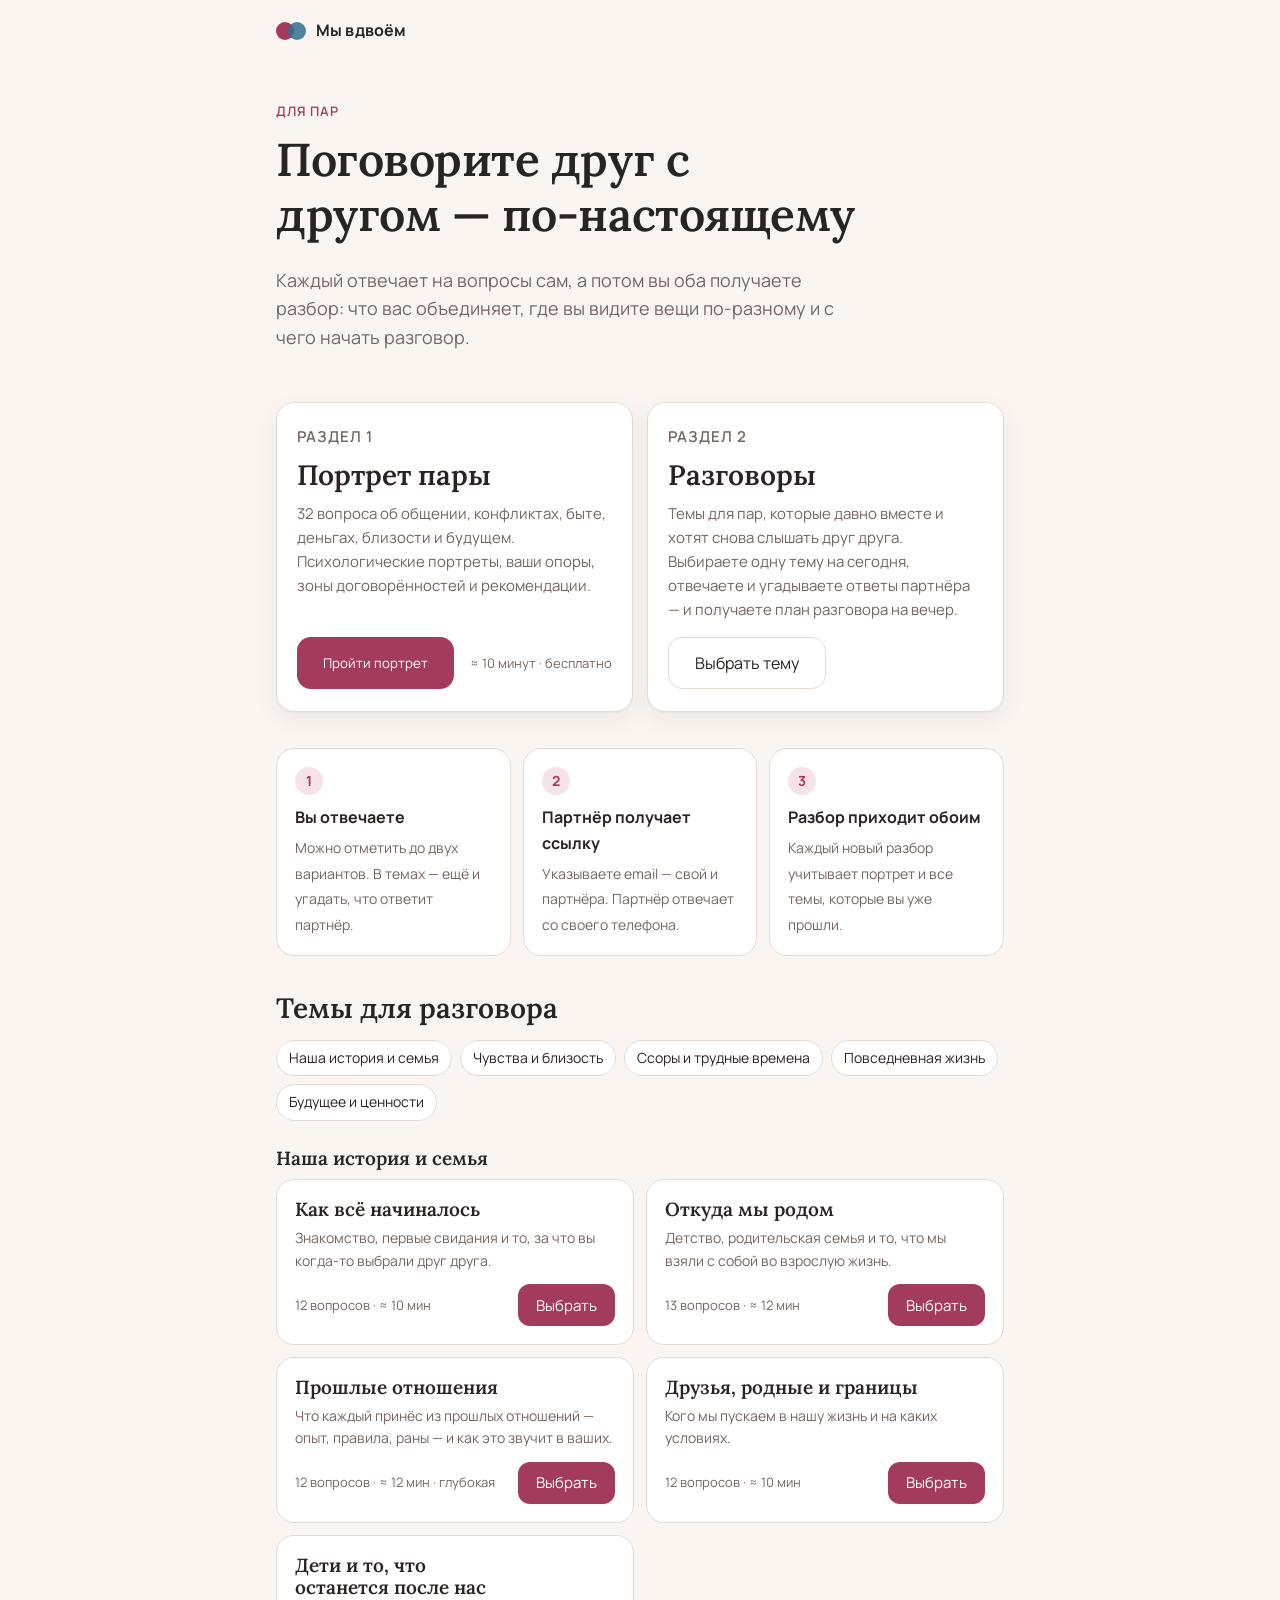
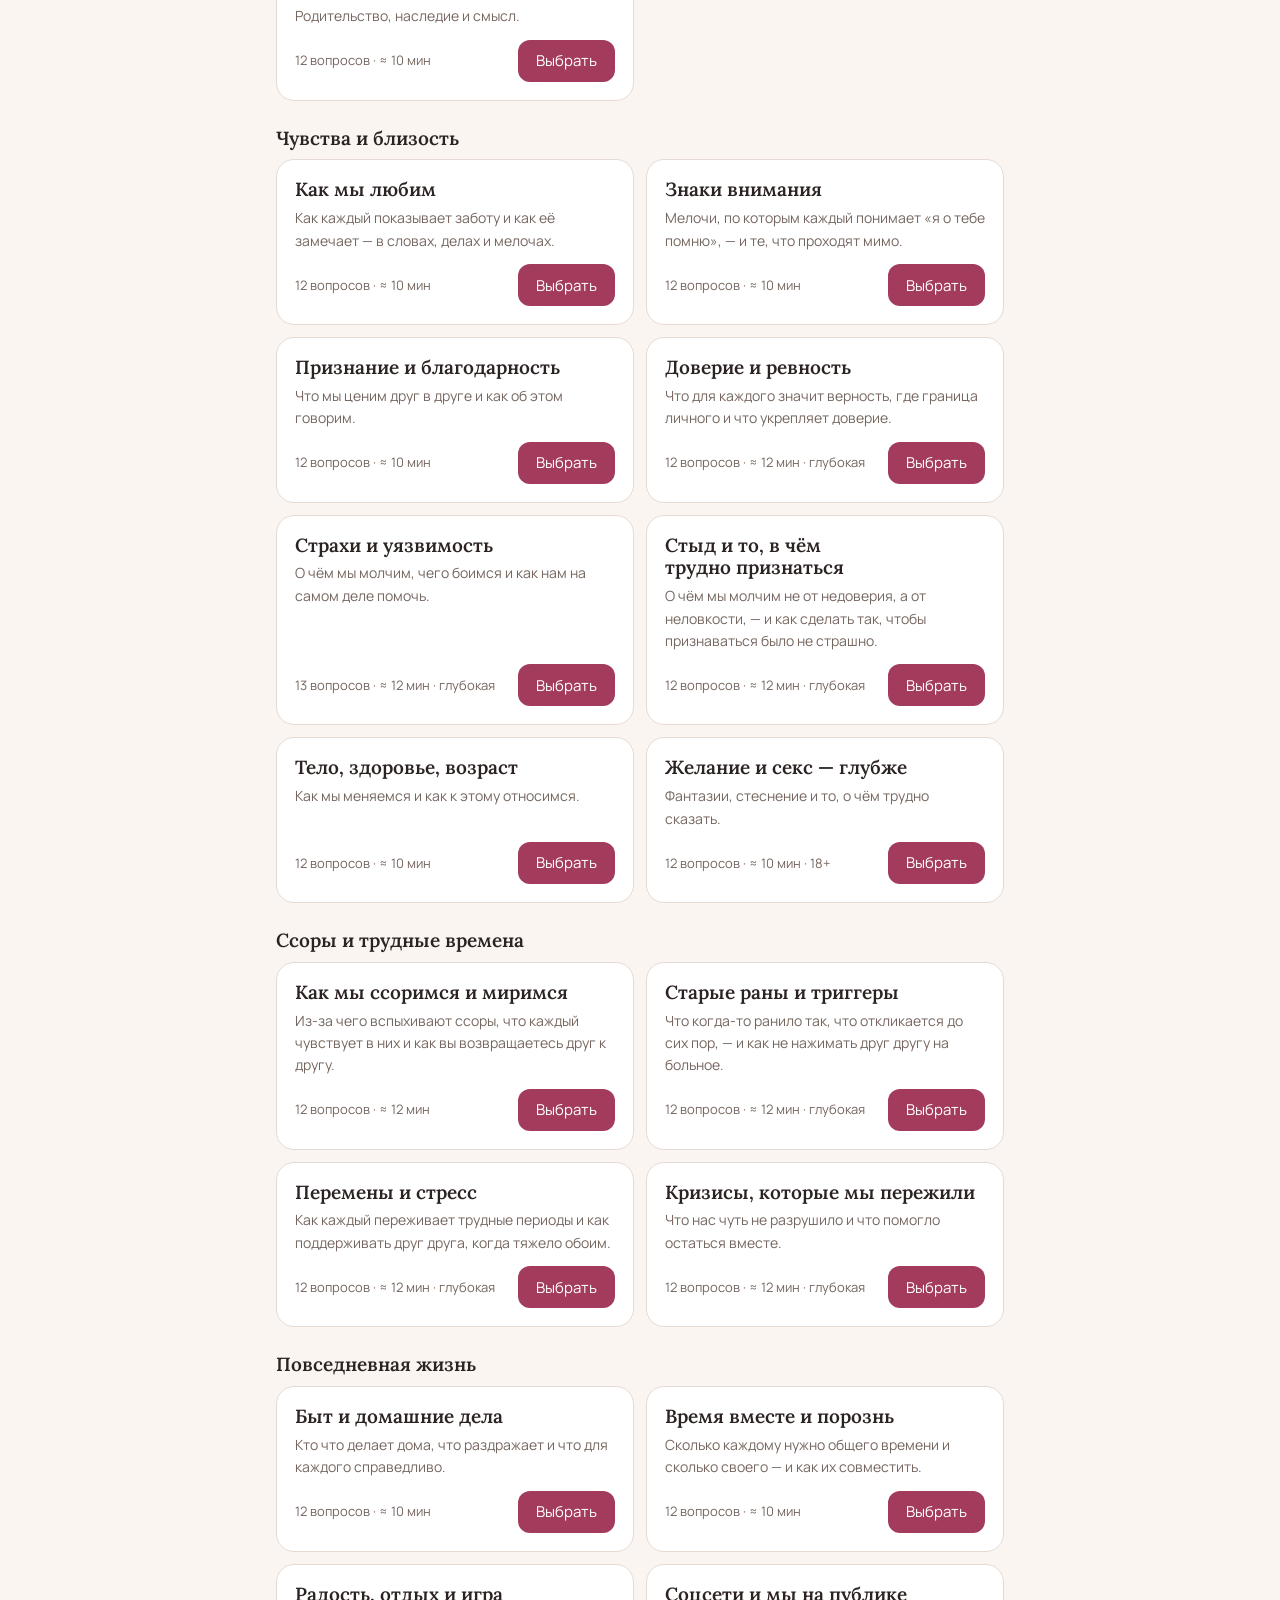
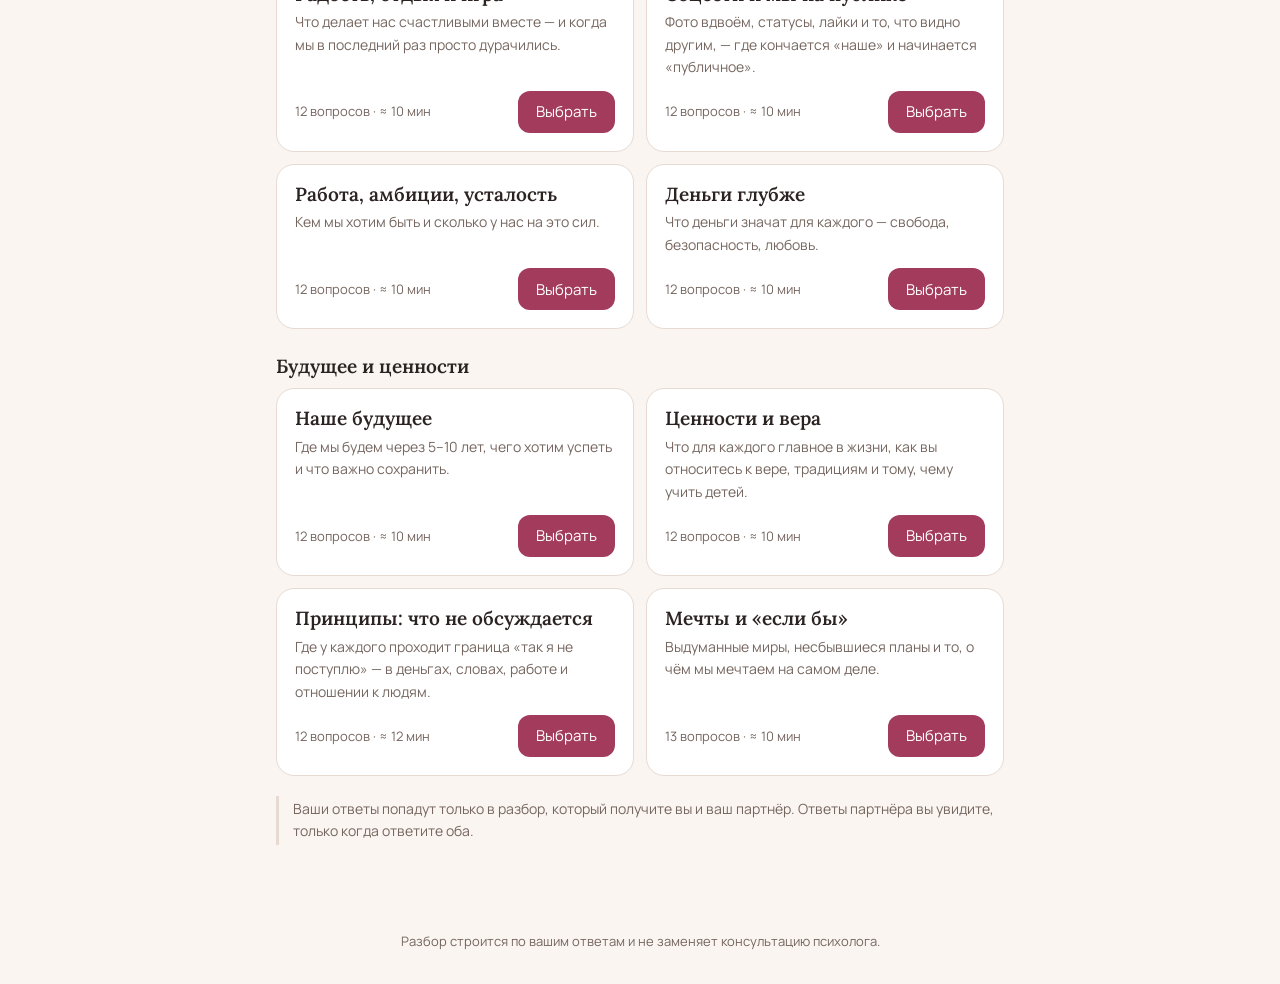
<file: index.html>
<!doctype html>
<html lang="ru">
<head>
  <meta charset="utf-8">
  <meta name="viewport" content="width=device-width, initial-scale=1, viewport-fit=cover">
  <title>Мы вдвоём — портрет пары и разговоры</title>
  <meta name="description" content="Портрет пары и темы для глубоких разговоров. Каждый отвечает отдельно — оба получают разбор и план разговора.">
  <meta property="og:title" content="Мы вдвоём — портрет пары и разговоры">
  <meta property="og:description" content="Ответьте на вопросы вдвоём: психологический портрет пары и темы, которые помогают снова говорить друг с другом.">
  <meta name="theme-color" content="#a23b5c">
  <link rel="icon" href="favicon.ico?v=2" sizes="any">
  <link rel="icon" href="favicon.svg?v=2" type="image/svg+xml">
  <link rel="icon" href="favicon-32.png?v=2" type="image/png" sizes="32x32">
  <link rel="apple-touch-icon" href="apple-touch-icon.png?v=2">
  <link rel="preconnect" href="https://fonts.googleapis.com">
  <link rel="preconnect" href="https://fonts.gstatic.com" crossorigin>
  <link href="https://fonts.googleapis.com/css2?family=Lora:wght@500;600&family=Manrope:wght@400;500;600;700&display=swap" rel="stylesheet">
  <link rel="stylesheet" href="assets/style.css?v=32">
</head>
<body>
  <header class="top">
    <a class="logo" href="./" aria-label="На главную"><span class="dots" aria-hidden="true"><i></i><i></i></span>Мы вдвоём</a>
  </header>
  <main id="app" class="wrap" aria-live="polite"></main>
  <footer class="foot">Разбор строится по вашим ответам и не заменяет консультацию психолога.</footer>

  <script src="assets/config.js?v=32"></script>
  <script src="assets/questions.js?v=32"></script>
  <script src="assets/topics.js?v=32"></script>
  <script src="assets/analysis.js?v=32"></script>
  <script src="assets/talks.js?v=32"></script>
  <script src="assets/app.js?v=32"></script>
</body>
</html>
</file>
<file: assets/style.css>
:root {
  --bg: #faf5f1;
  --surface: #ffffff;
  --surface-2: #f3eae4;
  --ink: #2b2321;
  --muted: #75665f;
  --line: #e7dad2;
  --accent: #a23b5c;
  --accent-ink: #ffffff;
  --accent-soft: #f6e3ea;
  --partner: #2f6f8f;
  --danger: #b23a3a;
  --radius: 18px;
  --shadow: 0 1px 2px rgba(43, 35, 33, .04), 0 8px 24px rgba(43, 35, 33, .06);
  color-scheme: light;
}
@media (prefers-color-scheme: dark) {
  :root:not([data-theme="light"]) {
    --bg: #1b1716;
    --surface: #262020;
    --surface-2: #2f2827;
    --ink: #f3ebe7;
    --muted: #b3a39c;
    --line: #3d3433;
    --accent: #e07a9b;
    --accent-ink: #1b1716;
    --accent-soft: #3a2730;
    --partner: #7ab6d4;
    --danger: #ef8a84;
    --shadow: none;
    color-scheme: dark;
  }
}

* { box-sizing: border-box; }
html { -webkit-text-size-adjust: 100%; }
body {
  margin: 0;
  background: var(--bg);
  color: var(--ink);
  font: 400 16px/1.6 Manrope, -apple-system, BlinkMacSystemFont, "Segoe UI", Roboto, sans-serif;
  min-height: 100vh;
  display: flex;
  flex-direction: column;
}
h1, h2, h3 { font-family: Lora, Georgia, serif; font-weight: 600; line-height: 1.2; margin: 0 0 .5em; text-wrap: balance; }
h1 { font-size: clamp(30px, 6vw, 46px); letter-spacing: -.01em; }
h2 { font-size: clamp(22px, 4vw, 28px); }
p { margin: 0 0 1em; }
a { color: var(--accent); }

.top { padding: 18px 16px; max-width: 760px; width: 100%; margin: 0 auto; }
.logo { display: inline-flex; align-items: center; gap: 10px; font-weight: 700; color: var(--ink); text-decoration: none; letter-spacing: .01em; }
.dots { position: relative; width: 30px; height: 18px; }
.dots i { position: absolute; top: 0; width: 18px; height: 18px; border-radius: 50%; }
.dots i:first-child { left: 0; background: var(--accent); }
.dots i:last-child { left: 12px; background: var(--partner); opacity: .85; }

.wrap { flex: 1; width: 100%; max-width: 760px; margin: 0 auto; padding: 8px 16px 48px; }
.foot { text-align: center; color: var(--muted); font-size: 13px; padding: 24px 16px 32px; }

/* ── кнопки и поля */
.btn {
  appearance: none; border: 0; cursor: pointer;
  display: inline-flex; align-items: center; justify-content: center; gap: 8px;
  min-height: 52px; padding: 0 26px; border-radius: 14px;
  background: var(--accent); color: var(--accent-ink);
  font: 600 16px/1 inherit; font-family: inherit;
  text-decoration: none; transition: transform .12s ease, opacity .12s ease;
}
.btn:hover { opacity: .92; }
.btn:active { transform: scale(.98); }
.btn[disabled] { opacity: .5; cursor: default; }
.btn.ghost { background: transparent; color: var(--ink); border: 1px solid var(--line); }
.btn.block { width: 100%; }
.link { background: none; border: 0; padding: 8px 0; color: var(--muted); font: inherit; cursor: pointer; }
.link:hover { color: var(--ink); }

.field { display: block; margin: 0 0 16px; }
.field span { display: block; font-size: 14px; font-weight: 600; margin: 0 0 6px; }
.field input {
  width: 100%; min-height: 50px; padding: 0 14px; border-radius: 12px;
  border: 1px solid var(--line); background: var(--surface); color: var(--ink);
  font: inherit;
}
.field input:focus { outline: 2px solid var(--accent); outline-offset: 1px; border-color: transparent; }
.check { display: flex; gap: 10px; align-items: flex-start; font-size: 14px; color: var(--muted); margin: 0 0 12px; cursor: pointer; }
.check input { margin-top: 3px; width: 18px; height: 18px; accent-color: var(--accent); flex: none; }
.hp { position: absolute; left: -9999px; width: 1px; height: 1px; overflow: hidden; }
.error { color: var(--danger); font-size: 14px; margin: 0 0 12px; }

.panel { background: var(--surface); border: 1px solid var(--line); border-radius: var(--radius); padding: 24px 20px; box-shadow: var(--shadow); }
.grid2 { display: grid; grid-template-columns: 1fr 1fr; gap: 0 16px; }
@media (max-width: 560px) { .grid2 { grid-template-columns: 1fr; } }
.sub { color: var(--muted); font-size: 14px; margin: -4px 0 12px; }
.eyebrow { font-size: 13px; font-weight: 600; letter-spacing: .08em; text-transform: uppercase; color: var(--accent); margin: 0 0 10px; }

/* ── лендинг */
.hero { padding: 28px 0 8px; }
.hero .lead { font-size: 18px; color: var(--muted); max-width: 580px; }
.hero .cta { display: flex; flex-wrap: wrap; align-items: center; gap: 14px 20px; margin: 24px 0 8px; }
.hero .cta small { color: var(--muted); }
.steps { list-style: none; padding: 0; margin: 36px 0; display: grid; gap: 12px; grid-template-columns: repeat(3, 1fr); counter-reset: s; }
@media (max-width: 640px) { .steps { grid-template-columns: 1fr; } }
.steps li { background: var(--surface); border: 1px solid var(--line); border-radius: var(--radius); padding: 18px; counter-increment: s; }
.steps li::before { content: counter(s); display: inline-grid; place-items: center; width: 28px; height: 28px; border-radius: 50%; background: var(--accent-soft); color: var(--accent); font-weight: 700; font-size: 14px; margin: 0 0 10px; }
.steps b { display: block; margin: 0 0 4px; }
.steps span { color: var(--muted); font-size: 14px; }
.chips { display: flex; flex-wrap: wrap; gap: 8px; margin: 0 0 28px; padding: 0; list-style: none; }
.chips li { background: var(--surface-2); border-radius: 999px; padding: 6px 14px; font-size: 14px; }
.note { font-size: 14px; color: var(--muted); border-left: 3px solid var(--line); padding: 2px 0 2px 14px; }

/* ── опросник */
.quiz-head { display: flex; justify-content: space-between; align-items: baseline; gap: 12px; font-size: 14px; color: var(--muted); margin: 8px 0 10px; }
.quiz-head b { color: var(--accent); font-weight: 600; }
.progress { height: 6px; background: var(--line); border-radius: 6px; overflow: hidden; margin: 0 0 28px; }
.progress div { height: 100%; background: var(--accent); border-radius: 6px; transition: width .3s ease; }
.q-text { font-family: Lora, Georgia, serif; font-size: clamp(22px, 4.6vw, 30px); font-weight: 600; line-height: 1.3; margin: 0 0 22px; text-wrap: balance; }
.opts { display: grid; gap: 10px; margin: 0 0 18px; }
.opt {
  appearance: none; text-align: left; cursor: pointer; width: 100%;
  display: flex; gap: 14px; align-items: center;
  padding: 16px 18px; min-height: 58px; border-radius: 14px;
  border: 1.5px solid var(--line); background: var(--surface); color: var(--ink);
  font: 500 16px/1.4 inherit; font-family: inherit;
  transition: border-color .12s ease, background .12s ease, transform .12s ease;
}
.opt:hover { border-color: var(--accent); }
.opt:active { transform: scale(.99); }
.opt .k { flex: none; width: 28px; height: 28px; border-radius: 50%; display: grid; place-items: center; background: var(--surface-2); color: var(--muted); font-size: 13px; font-weight: 700; }
.opt.sel { border-color: var(--accent); background: var(--accent-soft); }
.opt.sel .k { background: var(--accent); color: var(--accent-ink); }
.quiz-nav { display: flex; justify-content: space-between; align-items: center; }
.fade { animation: fade .25s ease; }
@keyframes fade { from { opacity: 0; transform: translateY(6px); } to { opacity: 1; transform: none; } }
@media (prefers-reduced-motion: reduce) { .fade { animation: none; } .progress div { transition: none; } }

/* ── результат: бумажная карточка с инлайн-стилями письма */
.paper { background: #ffffff; color: #2b2321; border-radius: var(--radius); padding: 24px 18px; border: 1px solid var(--line); box-shadow: var(--shadow); overflow-wrap: anywhere; }
@media (min-width: 640px) { .paper { padding: 32px 30px; } }
.center { text-align: center; }
.spinner { width: 40px; height: 40px; border-radius: 50%; border: 3px solid var(--line); border-top-color: var(--accent); animation: spin 1s linear infinite; margin: 60px auto 18px; }
@keyframes spin { to { transform: rotate(360deg); } }
.okmark { width: 64px; height: 64px; border-radius: 50%; background: var(--accent-soft); color: var(--accent); display: grid; place-items: center; font-size: 30px; margin: 24px auto 16px; }
.stack > * + * { margin-top: 16px; }

/* ── демо-почта */
.demo-bar { position: fixed; right: 16px; bottom: 16px; z-index: 10; }
.demo-bar .btn { box-shadow: 0 6px 20px rgba(0,0,0,.18); min-height: 46px; padding: 0 18px; }
.demo-badge { display: inline-block; background: #fff1c9; color: #6b4b00; border-radius: 8px; padding: 2px 8px; font-size: 12px; font-weight: 700; margin-left: 8px; vertical-align: middle; }
.modal { position: fixed; inset: 0; background: rgba(20, 14, 12, .5); z-index: 20; display: flex; align-items: flex-end; justify-content: center; }
@media (min-width: 700px) { .modal { align-items: center; } }
.modal-box { background: var(--surface); width: 100%; max-width: 760px; max-height: 92vh; border-radius: 18px 18px 0 0; display: flex; flex-direction: column; overflow: hidden; }
@media (min-width: 700px) { .modal-box { border-radius: 18px; } }
.modal-head { display: flex; justify-content: space-between; align-items: center; padding: 14px 18px; border-bottom: 1px solid var(--line); gap: 12px; }
.modal-head b { font-size: 15px; }
.modal-body { overflow: auto; padding: 0; }
.mail-list { list-style: none; margin: 0; padding: 8px; }
.mail-list button { width: 100%; text-align: left; background: none; border: 0; border-radius: 12px; padding: 12px; cursor: pointer; color: var(--ink); font: inherit; }
.mail-list button:hover { background: var(--surface-2); }
.mail-list small { display: block; color: var(--muted); }
.mail-frame { width: 100%; height: 70vh; border: 0; background: #faf5f1; display: block; }

/* ── разделы и темы */
.btn.small { min-height: 42px; padding: 0 18px; font-size: 15px; border-radius: 12px; }
.sections { display: grid; grid-template-columns: 1fr 1fr; gap: 14px; margin: 24px 0 8px; }
@media (max-width: 640px) { .sections { grid-template-columns: 1fr; } }
.section-card { background: var(--surface); border: 1px solid var(--line); border-radius: var(--radius); padding: 22px 20px; box-shadow: var(--shadow); display: flex; flex-direction: column; }
.section-card h2 { margin-bottom: .35em; }
.section-card p { color: var(--muted); font-size: 15px; }
.section-card .cta { margin-top: auto; display: flex; flex-wrap: wrap; align-items: center; gap: 10px 16px; }
.section-card .cta small { color: var(--muted); font-size: 13px; }
.section-card > .btn { margin-top: auto; align-self: flex-start; }
.banner { display: flex; justify-content: space-between; align-items: center; gap: 12px; text-decoration: none; color: var(--ink);
  background: var(--accent-soft); border-radius: var(--radius); padding: 14px 18px; margin: 12px 0 0; }
.banner b { display: block; color: var(--accent); }
.banner .arrow { font-size: 22px; color: var(--accent); }
.topic-grid { display: grid; grid-template-columns: 1fr 1fr; gap: 12px; margin: 12px 0 20px; }
@media (max-width: 640px) { .topic-grid { grid-template-columns: 1fr; } }
.topic-card { background: var(--surface); border: 1px solid var(--line); border-radius: var(--radius); padding: 18px; display: flex; flex-direction: column; gap: 6px; }
.topic-card.wide { margin: 0 0 28px; }
.topic-card.hot { border-color: var(--accent); box-shadow: 0 0 0 1px var(--accent) inset; }
/* Готовый разбор, который этот партнёр ещё не открывал */
.topic-card.fresh { border-color: var(--partner); box-shadow: 0 0 0 1px var(--partner) inset, 0 6px 18px rgba(47, 111, 143, .16); background: linear-gradient(180deg, rgba(47, 111, 143, .07), var(--surface) 60%); }
.chip.new { background: var(--partner); color: var(--surface); }
.group-nav a.has-fresh::after { content: ''; display: inline-block; width: 7px; height: 7px; border-radius: 50%; background: var(--partner); margin-left: 6px; vertical-align: middle; }
.group-h .fresh-n { color: var(--partner); font-weight: 600; }
.fresh-box { background: rgba(47, 111, 143, .09); border: 1px solid rgba(47, 111, 143, .35); border-radius: var(--radius); padding: 12px 16px; margin: 0 0 20px; font-size: 15px; }
.fresh-box b { color: var(--partner); }
.fresh-box a { color: var(--partner); font-weight: 600; }
.topic-card.soon { background: transparent; border-style: dashed; }
.topic-card.soon h3 { color: var(--muted); }
.topic-top { display: flex; justify-content: space-between; align-items: flex-start; gap: 10px; }
.topic-card h3 { font-size: 19px; margin: 0; }
.topic-card p { color: var(--muted); font-size: 14px; margin: 0 0 6px; }
.topic-foot { margin-top: auto; display: flex; justify-content: space-between; align-items: center; gap: 10px; flex-wrap: wrap; }
.topic-foot small { color: var(--muted); font-size: 13px; }
.group-nav { display: flex; flex-wrap: wrap; gap: 8px; margin: 10px 0 4px; }
.group-nav a { font-size: 14px; padding: 6px 12px; border-radius: 999px; background: var(--surface); border: 1px solid var(--line); color: inherit; text-decoration: none; white-space: nowrap; }
.group-nav a:hover { border-color: var(--accent); }
.group-h { font-size: 19px; margin: 26px 0 0; display: flex; align-items: baseline; justify-content: space-between; gap: 12px; scroll-margin-top: 12px; }
.group-h small { font-size: 13px; font-weight: 400; color: var(--muted); white-space: nowrap; }
.group-h + .topic-grid { margin-top: 10px; }
.soon-h { font-size: 17px; color: var(--muted); margin-top: 8px; }
.chip { flex: none; display: inline-block; font-size: 12px; font-weight: 700; border-radius: 999px; padding: 4px 10px; background: var(--surface-2); color: var(--muted); white-space: nowrap; }
.chip.accent { background: var(--accent); color: var(--accent-ink); }
.chip.good { background: #e5f3ea; color: #2f7d4f; }
.crumbs { margin: 4px 0 0; font-size: 14px; }
.crumbs a { color: var(--muted); text-decoration: none; }
.crumbs a:hover { color: var(--ink); }
.cab-hero h1 .a { color: var(--accent); }
.cab-hero h1 .b { color: var(--partner); }
.howto { list-style: none; padding: 0; margin: 0 0 20px; display: grid; gap: 8px; }
.howto li { background: var(--surface); border: 1px solid var(--line); border-radius: 14px; padding: 12px 14px; font-size: 15px; color: var(--muted); }
.howto b { color: var(--ink); }
.accent-note { border-left-color: var(--accent); color: var(--ink); }
.cab-cta { margin-top: 20px; }
.cab-cta h3 { margin-bottom: .3em; }
.cab-cta p { color: var(--muted); }
.field textarea { width: 100%; padding: 12px 14px; border-radius: 12px; border: 1px solid var(--line); background: var(--surface); color: var(--ink); font: inherit; resize: vertical; }
.field textarea:focus { outline: 2px solid var(--accent); outline-offset: 1px; border-color: transparent; }

/* ── вопрос: несколько ответов и догадка */
.hint { color: var(--muted); font-size: 14px; margin: -12px 0 14px; }
.kicker { font-size: 15px; color: var(--partner); margin: 0 0 8px; }
.kicker b { font-weight: 700; }
.guess-box { border-left: 3px solid var(--partner); padding-left: 16px; }
.guess-box .opt.sel { border-color: var(--partner); background: color-mix(in srgb, var(--partner) 14%, var(--surface)); }
.guess-box .opt.sel .k { background: var(--partner); color: var(--surface); }
.guess-box .opt:hover { border-color: var(--partner); }
.nav-right { display: inline-flex; align-items: center; gap: 16px; }

/* ── «как к вам обращаться» */
.seg { border: 0; padding: 0; margin: 0 0 16px; min-width: 0; }
.seg legend { font-size: 14px; font-weight: 600; margin: 0 0 6px; padding: 0; }
.seg-row { display: flex; flex-wrap: wrap; gap: 8px; }
.seg-row label { cursor: pointer; }
.seg-row input { position: absolute; opacity: 0; pointer-events: none; }
.seg-row span { display: inline-flex; align-items: center; min-height: 42px; padding: 0 16px; border-radius: 999px; border: 1.5px solid var(--line); background: var(--surface); font-size: 15px; }
.seg-row input:checked + span { border-color: var(--accent); background: var(--accent-soft); color: var(--ink); font-weight: 600; }
.seg-row input:focus-visible + span { outline: 2px solid var(--accent); outline-offset: 2px; }
.grid-gap { display: block; }
@media (max-width: 560px) { .grid-gap { display: none; } }

/* ── кабинет: ждём ответа партнёра — жёлтым */
.chip.wait { background: #ffe7a3; color: #6b4b00; }
.topic-card.waiting { border-color: #f2c94c; box-shadow: 0 0 0 1px #f2c94c inset; background: #fffaf0; }
@media (prefers-color-scheme: dark) {
  :root:not([data-theme="light"]) .chip.wait { background: #5a4310; color: #ffe08a; }
  :root:not([data-theme="light"]) .topic-card.waiting { background: #2d2716; border-color: #b8902c; box-shadow: 0 0 0 1px #b8902c inset; }
}
.topic-card.overall { background: var(--accent-soft); border-color: transparent; margin: 0 0 16px; }
.topic-card .btns { display: inline-flex; gap: 8px; flex-wrap: wrap; }

/* ── «О вашей паре» */
.ctx .seg legend small { font-weight: 400; color: var(--muted); }
.ctx .seg-row span { min-height: 40px; font-size: 14px; }
.ctx-line { font-size: 14px; color: var(--muted); margin: -8px 0 18px; }
.ctx-line .link { padding: 0; color: var(--accent); }

.tg-row { display: flex; gap: 8px; flex-wrap: wrap; justify-content: center; margin: 18px 0 6px; }
.em-row { display: flex; gap: 8px; flex-wrap: wrap; margin-top: 12px; }
.em-row input { flex: 1 1 200px; min-height: 42px; padding: 0 14px; border: 1px solid var(--line); border-radius: 12px; font: inherit; background: var(--surface); color: inherit; }
button.banner { width: 100%; font: inherit; border: 0; text-align: left; cursor: pointer; margin-top: 10px; }
.btn.again { background: var(--partner); color: var(--surface); border: 1px solid var(--partner); }
.btn.again:hover { filter: brightness(1.08); }
.ai-panel { margin: 0 0 18px; border-left: 3px solid var(--partner); }
.ai-panel h3 { margin: 0 0 6px; }
.ai-panel .btn { margin-top: 6px; }
</file>
